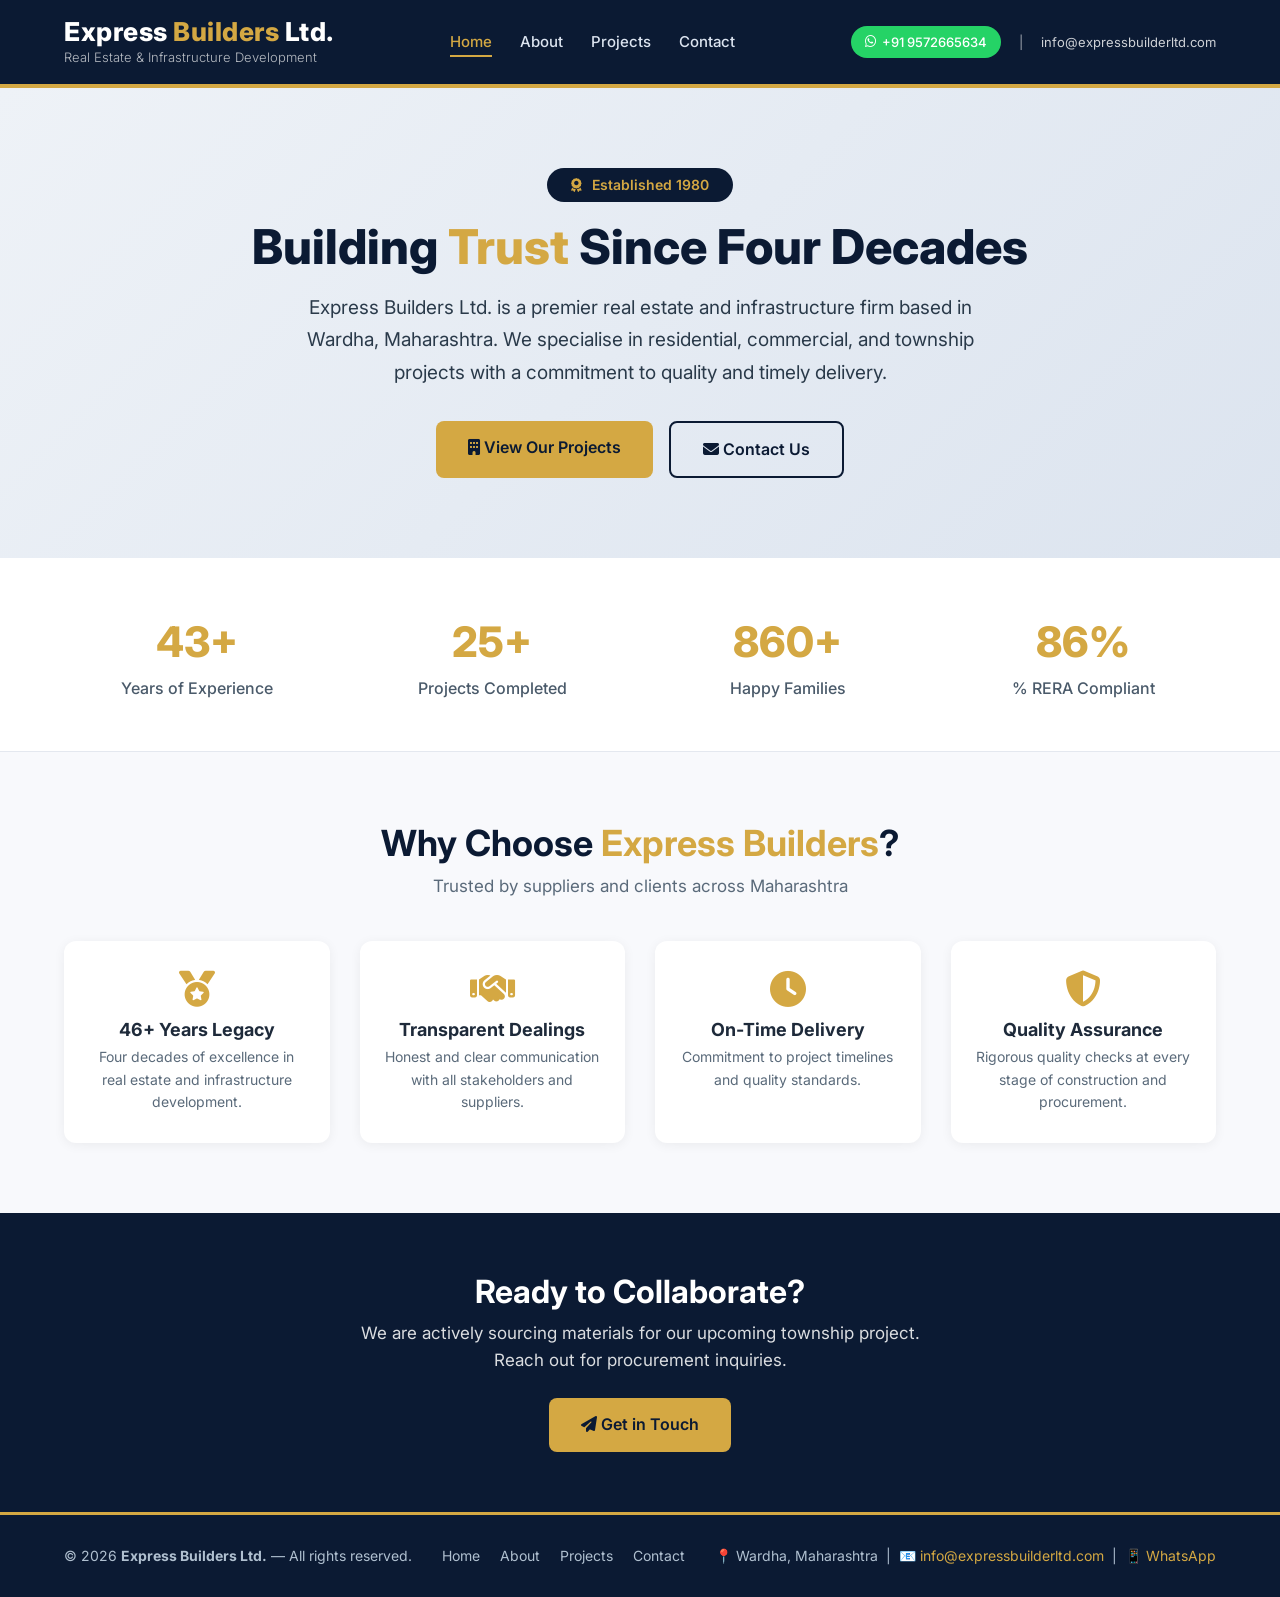
<file: index.html>
<!DOCTYPE html>
<html lang="en">
<head>
    <meta charset="UTF-8" />
    <meta name="viewport" content="width=device-width, initial-scale=1.0" />
    <title>Express Builders Ltd. – Real Estate & Infrastructure | Est. 1980</title>
    <meta name="description" content="Express Builders Ltd. is a premier real estate and infrastructure firm with 46+ years of experience in Maharashtra. Trusted for quality and timely delivery." />
    <meta name="keywords" content="real estate, infrastructure, construction, Wardha, Maharashtra, builders, contractors" />
    <meta property="og:title" content="Express Builders Ltd. – Real Estate & Infrastructure" />
    <meta property="og:description" content="Building trust since 1980. Premier real estate and infrastructure firm in Maharashtra." />
    <meta property="og:type" content="website" />
    <meta property="og:url" content="https://expressbuilderltd.com" />
    <link rel="icon" href="data:image/svg+xml,<svg xmlns='http://www.w3.org/2000/svg' viewBox='0 0 100 100'><text y='.9em' font-size='90'>🏗️</text></svg>" />
    <link rel="preconnect" href="https://fonts.googleapis.com" />
    <link rel="preconnect" href="https://fonts.gstatic.com" crossorigin />
    <link href="https://fonts.googleapis.com/css2?family=Inter:wght@300;400;500;600;700;800&display=swap" rel="stylesheet" />
    <link rel="stylesheet" href="https://cdnjs.cloudflare.com/ajax/libs/font-awesome/6.5.0/css/all.min.css" />
    <link rel="stylesheet" href="css/style.css" />
</head>
<body>

    <!-- ===== HEADER ===== -->
    <header id="header"></header>

    <!-- ===== HERO ===== -->
    <section class="hero">
        <div class="container">
            <span class="badge"><i class="fas fa-award"></i> Established 1980</span>
            <h1>Building <span class="gold">Trust</span> Since Four Decades</h1>
            <p class="hero-text">
                Express Builders Ltd. is a premier real estate and infrastructure firm
                based in Wardha, Maharashtra. We specialise in residential, commercial,
                and township projects with a commitment to quality and timely delivery.
            </p>
            <div class="hero-buttons">
                <a href="projects.html" class="btn-primary"><i class="fas fa-building"></i> View Our Projects</a>
                <a href="contact.html" class="btn-secondary"><i class="fas fa-envelope"></i> Contact Us</a>
            </div>
        </div>
    </section>

    <!-- ===== STATS ===== -->
    <section class="stats">
        <div class="container">
            <div class="stats-grid">
                <div class="stat-item">
                    <span class="stat-number" data-count="46">0</span>
                    <span class="stat-label">Years of Experience</span>
                </div>
                <div class="stat-item">
                    <span class="stat-number" data-count="25">0</span>
                    <span class="stat-label">Projects Completed</span>
                </div>
                <div class="stat-item">
                    <span class="stat-number" data-count="1200">0</span>
                    <span class="stat-label">Happy Families</span>
                </div>
                <div class="stat-item">
                    <span class="stat-number" data-count="100">0</span>
                    <span class="stat-label">% RERA Compliant</span>
                </div>
            </div>
        </div>
    </section>

    <!-- ===== WHY CHOOSE US ===== -->
    <section class="why-choose">
        <div class="container">
            <h2 class="section-title">Why Choose <span class="gold">Express Builders</span>?</h2>
            <p class="section-subtitle">Trusted by suppliers and clients across Maharashtra</p>
            <div class="features-grid">
                <div class="feature-card">
                    <i class="fas fa-medal"></i>
                    <h3>46+ Years Legacy</h3>
                    <p>Four decades of excellence in real estate and infrastructure development.</p>
                </div>
                <div class="feature-card">
                    <i class="fas fa-handshake"></i>
                    <h3>Transparent Dealings</h3>
                    <p>Honest and clear communication with all stakeholders and suppliers.</p>
                </div>
                <div class="feature-card">
                    <i class="fas fa-clock"></i>
                    <h3>On-Time Delivery</h3>
                    <p>Commitment to project timelines and quality standards.</p>
                </div>
                <div class="feature-card">
                    <i class="fas fa-shield-alt"></i>
                    <h3>Quality Assurance</h3>
                    <p>Rigorous quality checks at every stage of construction and procurement.</p>
                </div>
            </div>
        </div>
    </section>

    <!-- ===== CTA ===== -->
    <section class="cta-section">
        <div class="container">
            <h2>Ready to Collaborate?</h2>
            <p>We are actively sourcing materials for our upcoming township project. Reach out for procurement inquiries.</p>
            <a href="contact.html" class="btn-primary"><i class="fas fa-paper-plane"></i> Get in Touch</a>
        </div>
    </section>

    <!-- ===== FOOTER ===== -->
    <footer id="footer"></footer>

    <script src="js/main.js"></script>
</body>
</html>
</file>
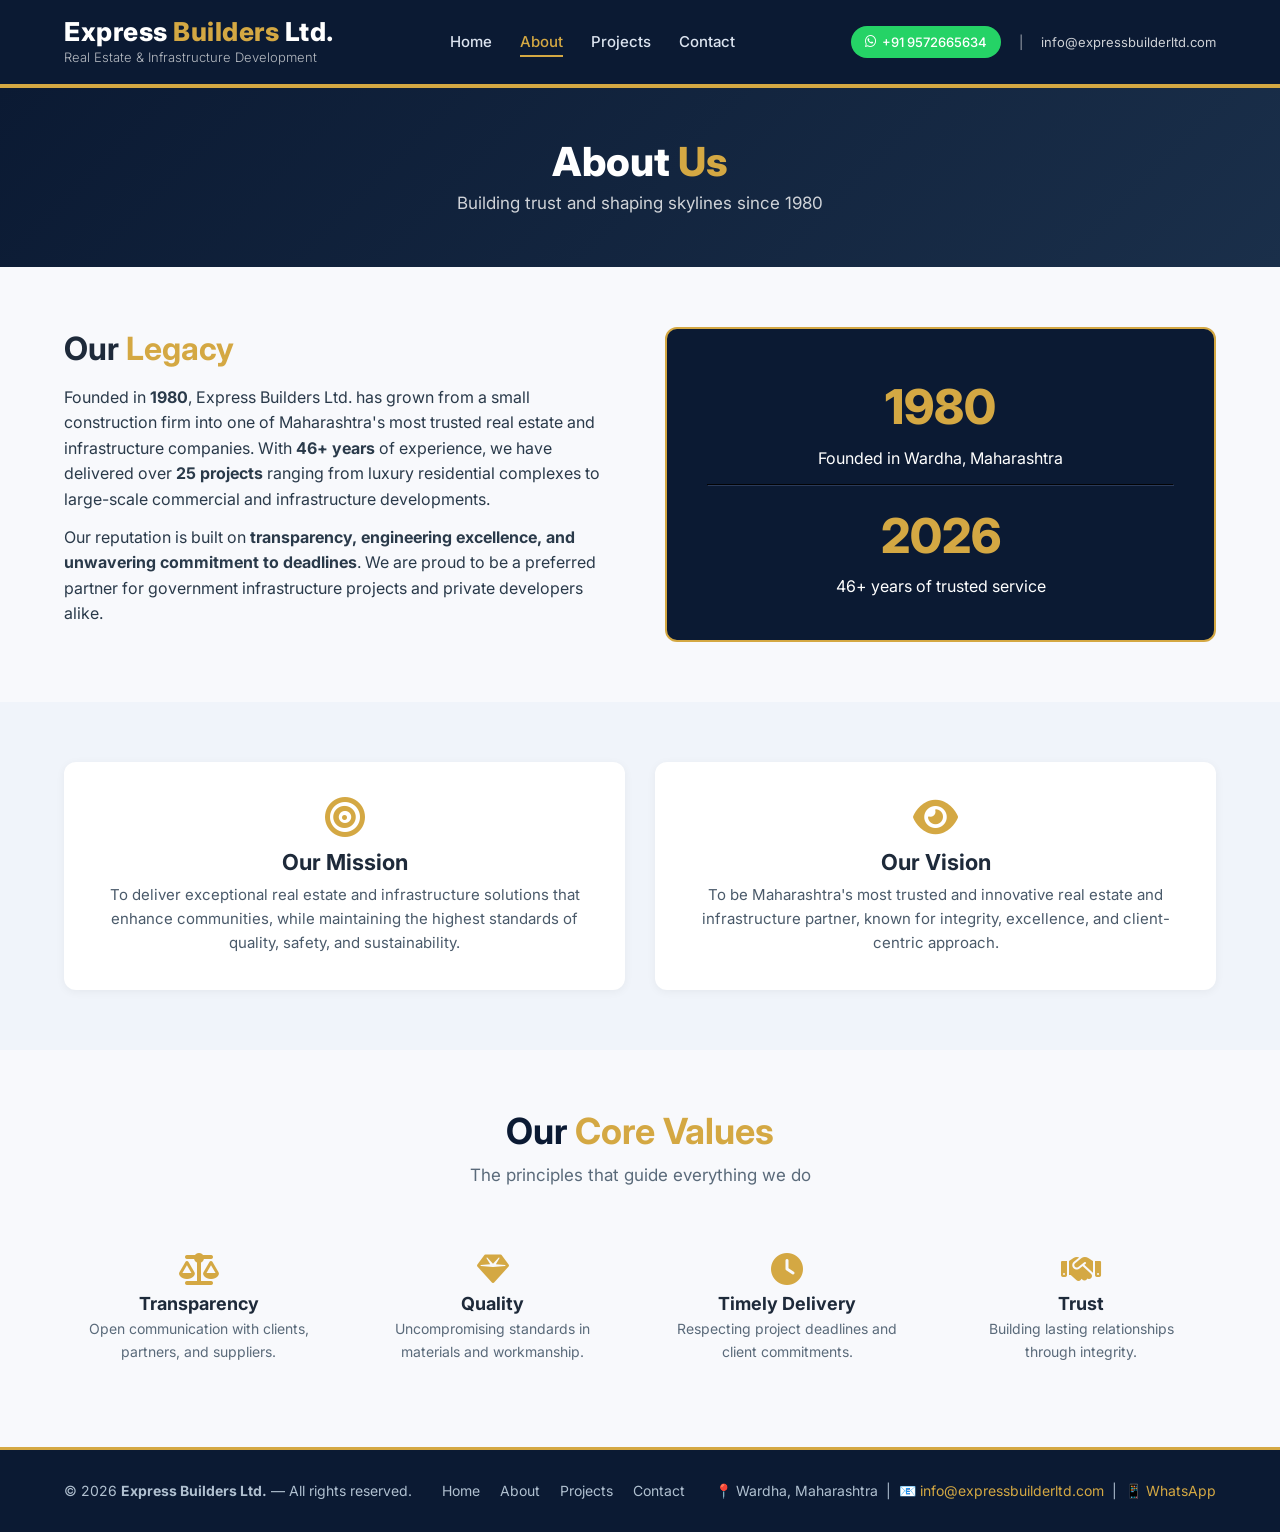
<file: about.html>
<!DOCTYPE html>
<html lang="en">
<head>
    <meta charset="UTF-8" />
    <meta name="viewport" content="width=device-width, initial-scale=1.0" />
    <title>About Us – Express Builders Ltd.</title>
    <meta name="description" content="Learn about Express Builders Ltd., our 46+ year legacy, mission, vision, and commitment to quality real estate and infrastructure development." />
    <link rel="icon" href="data:image/svg+xml,<svg xmlns='http://www.w3.org/2000/svg' viewBox='0 0 100 100'><text y='.9em' font-size='90'>🏗️</text></svg>" />
    <link rel="preconnect" href="https://fonts.googleapis.com" />
    <link rel="preconnect" href="https://fonts.gstatic.com" crossorigin />
    <link href="https://fonts.googleapis.com/css2?family=Inter:wght@300;400;500;600;700;800&display=swap" rel="stylesheet" />
    <link rel="stylesheet" href="https://cdnjs.cloudflare.com/ajax/libs/font-awesome/6.5.0/css/all.min.css" />
    <link rel="stylesheet" href="css/style.css" />
</head>
<body>

    <!-- ===== HEADER ===== -->
    <header id="header"></header>

    <!-- ===== PAGE HEADER ===== -->
    <section class="page-header">
        <div class="container">
            <h1>About <span class="gold">Us</span></h1>
            <p>Building trust and shaping skylines since 1980</p>
        </div>
    </section>

    <!-- ===== HISTORY ===== -->
    <section class="history">
        <div class="container">
            <div class="history-grid">
                <div class="history-text">
                    <h2>Our <span class="gold">Legacy</span></h2>
                    <p>
                        Founded in <strong>1980</strong>, Express Builders Ltd. has grown from a small
                        construction firm into one of Maharashtra's most trusted real estate and
                        infrastructure companies. With <strong>46+ years</strong> of experience,
                        we have delivered over <strong>25 projects</strong> ranging from luxury
                        residential complexes to large-scale commercial and infrastructure developments.
                    </p>
                    <p>
                        Our reputation is built on <strong>transparency, engineering excellence,
                        and unwavering commitment to deadlines</strong>. We are proud to be a
                        preferred partner for government infrastructure projects and private
                        developers alike.
                    </p>
                </div>
                <div class="history-image">
                    <div class="legacy-box">
                        <span class="year">1980</span>
                        <p>Founded in Wardha, Maharashtra</p>
                        <hr />
                        <span class="year">2026</span>
                        <p>46+ years of trusted service</p>
                    </div>
                </div>
            </div>
        </div>
    </section>

    <!-- ===== MISSION & VISION ===== -->
    <section class="mission-vision">
        <div class="container">
            <div class="mv-grid">
                <div class="mv-card">
                    <i class="fas fa-bullseye"></i>
                    <h3>Our Mission</h3>
                    <p>To deliver exceptional real estate and infrastructure solutions that enhance communities, while maintaining the highest standards of quality, safety, and sustainability.</p>
                </div>
                <div class="mv-card">
                    <i class="fas fa-eye"></i>
                    <h3>Our Vision</h3>
                    <p>To be Maharashtra's most trusted and innovative real estate and infrastructure partner, known for integrity, excellence, and client-centric approach.</p>
                </div>
            </div>
        </div>
    </section>

    <!-- ===== CORE VALUES ===== -->
    <section class="values">
        <div class="container">
            <h2 class="section-title">Our <span class="gold">Core Values</span></h2>
            <p class="section-subtitle">The principles that guide everything we do</p>
            <div class="values-grid">
                <div class="value-item">
                    <i class="fas fa-scale-balanced"></i>
                    <h3>Transparency</h3>
                    <p>Open communication with clients, partners, and suppliers.</p>
                </div>
                <div class="value-item">
                    <i class="fas fa-gem"></i>
                    <h3>Quality</h3>
                    <p>Uncompromising standards in materials and workmanship.</p>
                </div>
                <div class="value-item">
                    <i class="fas fa-clock"></i>
                    <h3>Timely Delivery</h3>
                    <p>Respecting project deadlines and client commitments.</p>
                </div>
                <div class="value-item">
                    <i class="fas fa-handshake"></i>
                    <h3>Trust</h3>
                    <p>Building lasting relationships through integrity.</p>
                </div>
            </div>
        </div>
    </section>

    <!-- ===== FOOTER ===== -->
    <footer id="footer"></footer>

    <script src="js/main.js"></script>
</body>
</html>
</file>
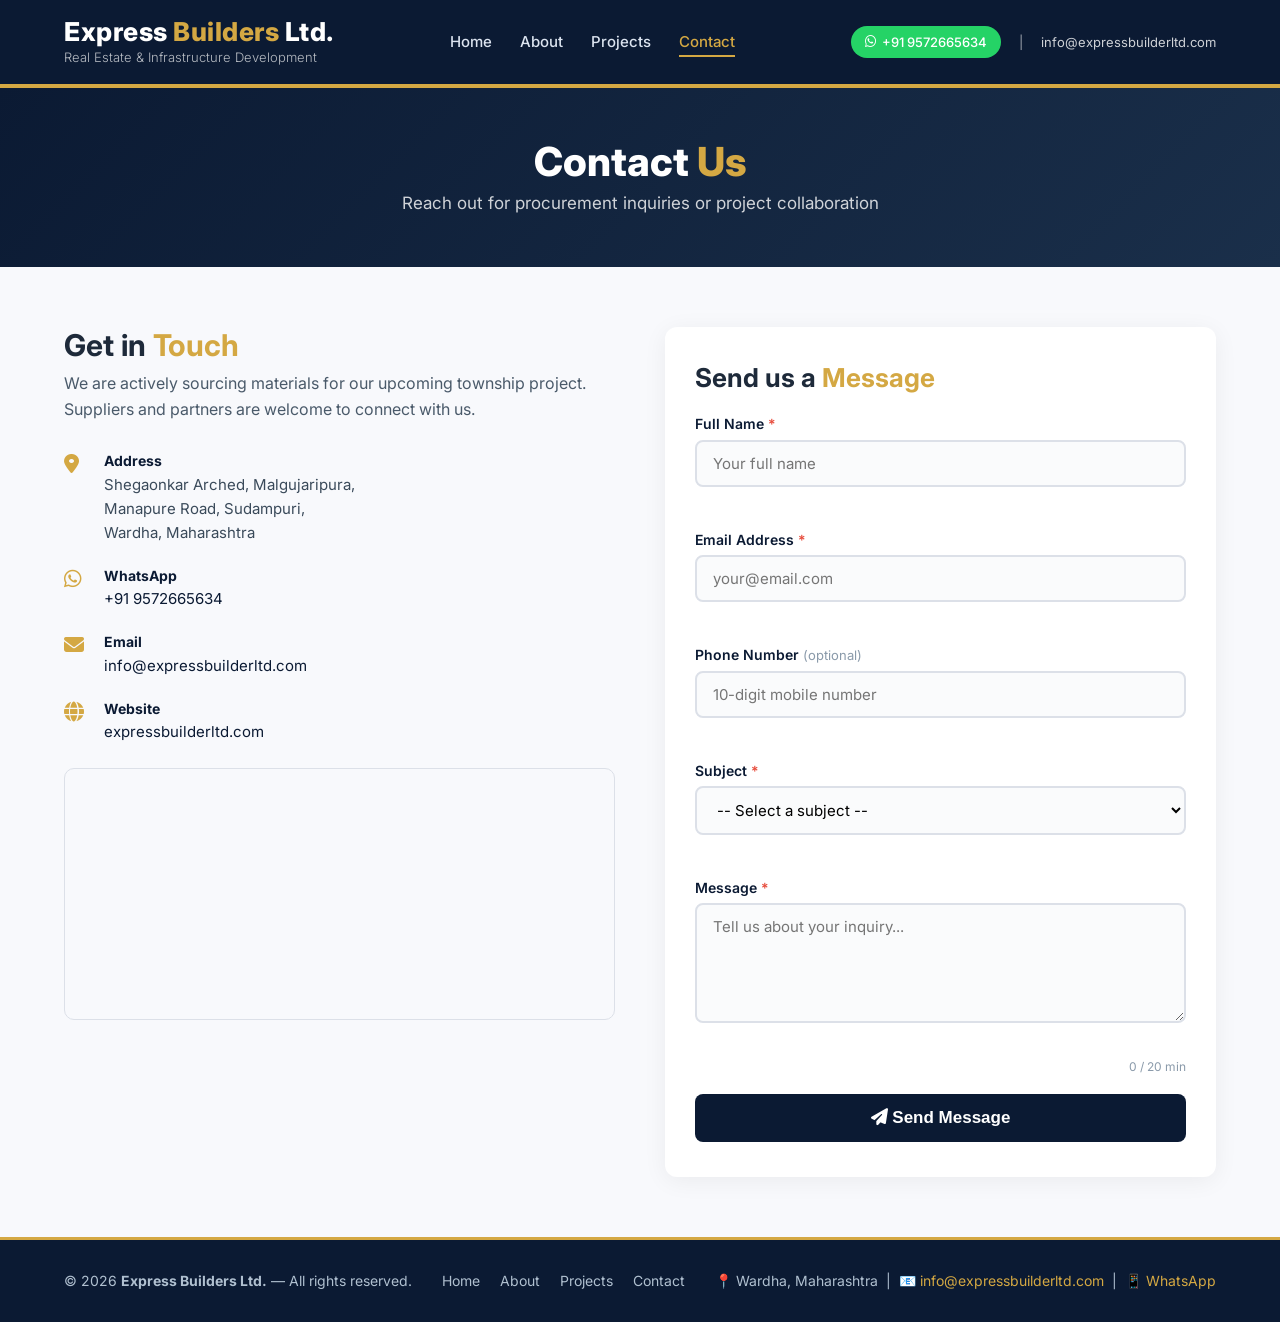
<file: contact.html>
<!DOCTYPE html>
<html lang="en">
<head>
    <meta charset="UTF-8" />
    <meta name="viewport" content="width=device-width, initial-scale=1.0" />
    <title>Contact Us – Express Builders Ltd.</title>
    <meta name="description" content="Get in touch with Express Builders Ltd. for procurement inquiries, project collaboration, or general queries." />
    <link rel="icon" href="data:image/svg+xml,<svg xmlns='http://www.w3.org/2000/svg' viewBox='0 0 100 100'><text y='.9em' font-size='90'>🏗️</text></svg>" />
    <link rel="preconnect" href="https://fonts.googleapis.com" />
    <link rel="preconnect" href="https://fonts.gstatic.com" crossorigin />
    <link href="https://fonts.googleapis.com/css2?family=Inter:wght@300;400;500;600;700;800&display=swap" rel="stylesheet" />
    <link rel="stylesheet" href="https://cdnjs.cloudflare.com/ajax/libs/font-awesome/6.5.0/css/all.min.css" />
    <link rel="stylesheet" href="css/style.css" />
</head>
<body>

    <!-- ===== HEADER ===== -->
    <header id="header"></header>

    <!-- ===== PAGE HEADER ===== -->
    <section class="page-header">
        <div class="container">
            <h1>Contact <span class="gold">Us</span></h1>
            <p>Reach out for procurement inquiries or project collaboration</p>
        </div>
    </section>

    <!-- ===== CONTACT SECTION ===== -->
    <section class="contact-section">
        <div class="container">
            <div class="contact-grid">

                <!-- ===== CONTACT DETAILS ===== -->
                <div class="contact-details">
                    <h2>Get in <span class="gold">Touch</span></h2>
                    <p class="contact-intro">
                        We are actively sourcing materials for our upcoming township project.
                        Suppliers and partners are welcome to connect with us.
                    </p>

                    <div class="detail-item">
                        <i class="fas fa-map-marker-alt"></i>
                        <div>
                            <strong>Address</strong>
                            <p>Shegaonkar Arched, Malgujaripura,<br />Manapure Road, Sudampuri,<br />Wardha, Maharashtra</p>
                        </div>
                    </div>

                    <div class="detail-item">
                        <i class="fab fa-whatsapp"></i>
                        <div>
                            <strong>WhatsApp</strong>
                            <p><a href="https://wa.me/919572265634" target="_blank">+91 9572665634</a></p>
                        </div>
                    </div>

                    <div class="detail-item">
                        <i class="fas fa-envelope"></i>
                        <div>
                            <strong>Email</strong>
                            <p><a href="mailto:info@expressbuilderltd.com">info@expressbuilderltd.com</a></p>
                        </div>
                    </div>

                    <div class="detail-item">
                        <i class="fas fa-globe"></i>
                        <div>
                            <strong>Website</strong>
                            <p><a href="https://expressbuilderltd.com">expressbuilderltd.com</a></p>
                        </div>
                    </div>

                    <!-- ===== MAP ===== -->
                    <div class="map-container">
                        <iframe
                            src="https://www.google.com/maps/embed?pb=!1m18!1m12!1m3!1d7507.985336586804!2d78.5908532!3d20.7392233!2m3!1f0!2f0!3f0!3m2!1i1024!2i768!4f13.1!3m3!1m2!1s0x3bd2944c0578b61f%3A0x7d8c04bfae697548!2sWardha%2C%20Maharashtra!5e0!3m2!1sen!2sin!4v1700000000000"
                            allowfullscreen=""
                            loading="lazy"
                            referrerpolicy="no-referrer-when-downgrade"
                            title="Express Builders Ltd. Location Map"
                        ></iframe>
                    </div>
                </div>

                <!-- ===== CONTACT FORM ===== -->
                <div class="contact-form-wrapper">
                    <h2>Send us a <span class="gold">Message</span></h2>
                    <form id="contactForm" novalidate>
                        <!-- Name -->
                        <div class="form-group">
                            <label for="name">Full Name <span class="required">*</span></label>
                            <input type="text" id="name" placeholder="Your full name" required />
                            <span class="error-message" id="nameError"></span>
                        </div>

                        <!-- Email -->
                        <div class="form-group">
                            <label for="email">Email Address <span class="required">*</span></label>
                            <input type="email" id="email" placeholder="your@email.com" required />
                            <span class="error-message" id="emailError"></span>
                        </div>

                        <!-- Phone -->
                        <div class="form-group">
                            <label for="phone">Phone Number <span class="optional">(optional)</span></label>
                            <input type="tel" id="phone" placeholder="10-digit mobile number" />
                            <span class="error-message" id="phoneError"></span>
                        </div>

                        <!-- Subject -->
                        <div class="form-group">
                            <label for="subject">Subject <span class="required">*</span></label>
                            <select id="subject" required>
                                <option value="">-- Select a subject --</option>
                                <option value="Material Inquiry">Material Inquiry (Procurement)</option>
                                <option value="Project Collaboration">Project Collaboration</option>
                                <option value="General Query">General Query</option>
                            </select>
                            <span class="error-message" id="subjectError"></span>
                        </div>

                        <!-- Message -->
                        <div class="form-group">
                            <label for="message">Message <span class="required">*</span></label>
                            <textarea id="message" placeholder="Tell us about your inquiry..." required></textarea>
                            <span class="error-message" id="messageError"></span>
                            <span class="char-counter" id="charCounter">0 / 20 min</span>
                        </div>

                        <button type="submit" id="submitBtn">
                            <i class="fas fa-paper-plane"></i> Send Message
                        </button>
                    </form>

                    <!-- ===== SUCCESS OVERLAY ===== -->
                    <div id="successOverlay">
                        <div class="success-popup">
                            <i class="fas fa-check-circle"></i>
                            <h2>Message Sent!</h2>
                            <p>Thank you for contacting Express Builders Ltd.<br />Our team will reach out to you shortly.</p>
                            <button id="closeSuccess"><i class="fas fa-times"></i> Close</button>
                        </div>
                    </div>
                </div>
            </div>
        </div>
    </section>

    <!-- ===== FOOTER ===== -->
    <footer id="footer"></footer>

    <script src="js/main.js"></script>
</body>
</html>
</file>
<file: css/style.css>
/* ===== RESET & BASE ===== */
* {
    margin: 0;
    padding: 0;
    box-sizing: border-box;
}

html {
    scroll-behavior: smooth;
}

body {
    font-family: 'Inter', -apple-system, BlinkMacSystemFont, sans-serif;
    color: #1e2a3a;
    background: #f8f9fc;
    line-height: 1.6;
}

a {
    text-decoration: none;
    color: inherit;
}

img {
    max-width: 100%;
    display: block;
}

.container {
    max-width: 1200px;
    margin: 0 auto;
    padding: 0 24px;
}

.gold {
    color: #d4a843;
}

/* ===== TYPOGRAPHY ===== */
h1,
h2,
h3,
h4 {
    font-weight: 700;
    line-height: 1.2;
}

.section-title {
    font-size: 36px;
    font-weight: 700;
    text-align: center;
    margin-bottom: 8px;
    color: #0b1a33;
}

.section-subtitle {
    text-align: center;
    font-size: 17px;
    color: #5a6a7a;
    margin-bottom: 40px;
}

/* ===== BUTTONS ===== */
.btn-primary {
    display: inline-block;
    background: #d4a843;
    color: #0b1a33;
    padding: 14px 32px;
    border-radius: 8px;
    font-weight: 600;
    font-size: 16px;
    transition: all 0.3s;
    border: none;
    cursor: pointer;
}

.btn-primary:hover {
    background: #b38a2a;
    transform: translateY(-2px);
    box-shadow: 0 6px 20px rgba(212, 168, 67, 0.35);
}

.btn-secondary {
    display: inline-block;
    background: transparent;
    color: #0b1a33;
    padding: 14px 32px;
    border-radius: 8px;
    font-weight: 600;
    font-size: 16px;
    border: 2px solid #0b1a33;
    transition: all 0.3s;
}

.btn-secondary:hover {
    background: #0b1a33;
    color: #fff;
    transform: translateY(-2px);
}

/* ===== HEADER ===== */
header {
    background: #0b1a33;
    color: #fff;
    padding: 16px 0;
    border-bottom: 4px solid #d4a843;
    position: sticky;
    top: 0;
    z-index: 1000;
}

header .container {
    display: flex;
    justify-content: space-between;
    align-items: center;
    flex-wrap: wrap;
}

.logo h1 {
    font-size: 26px;
    font-weight: 800;
    letter-spacing: 0.5px;
}

.logo span {
    color: #d4a843;
}

.logo p {
    font-size: 13px;
    opacity: 0.7;
    font-weight: 300;
}

/* Navigation */
nav ul {
    list-style: none;
    display: flex;
    gap: 28px;
    align-items: center;
}

nav ul li a {
    color: #dce4f0;
    font-weight: 500;
    font-size: 15px;
    transition: color 0.2s;
    padding: 4px 0;
    border-bottom: 2px solid transparent;
}

nav ul li a:hover,
nav ul li a.active {
    color: #d4a843;
    border-bottom-color: #d4a843;
}

.header-contact {
    display: flex;
    gap: 18px;
    align-items: center;
    font-size: 14px;
}

.header-contact a {
    color: #d4a843;
    font-weight: 500;
}

.header-contact a:hover {
    text-decoration: underline;
}

.header-contact .whatsapp-link {
    background: #25D366;
    color: #fff;
    padding: 6px 14px;
    border-radius: 30px;
    font-size: 13px;
    display: flex;
    align-items: center;
    gap: 6px;
}

.header-contact .whatsapp-link:hover {
    background: #1da851;
    text-decoration: none;
}

/* Mobile Menu Toggle */
.menu-toggle {
    display: none;
    background: none;
    border: none;
    color: #fff;
    font-size: 28px;
    cursor: pointer;
}

/* ===== HERO ===== */
.hero {
    background: linear-gradient(135deg, #eef2f7 0%, #dce4ef 100%);
    padding: 80px 0;
    text-align: center;
}

.hero h1 {
    font-size: 48px;
    font-weight: 800;
    color: #0b1a33;
    margin: 16px 0;
}

.hero .badge {
    display: inline-block;
    background: #0b1a33;
    color: #d4a843;
    padding: 6px 24px;
    border-radius: 30px;
    font-weight: 600;
    font-size: 14px;
}

.hero .badge i {
    margin-right: 6px;
}

.hero-text {
    font-size: 19px;
    max-width: 720px;
    margin: 0 auto 32px;
    color: #2a3a4a;
    line-height: 1.7;
}

.hero-buttons {
    display: flex;
    gap: 16px;
    justify-content: center;
    flex-wrap: wrap;
}

/* ===== STATS ===== */
.stats {
    padding: 50px 0;
    background: #fff;
    border-bottom: 1px solid #e4e8ef;
}

.stats-grid {
    display: grid;
    grid-template-columns: repeat(4, 1fr);
    gap: 30px;
    text-align: center;
}

.stat-item .stat-number {
    font-size: 42px;
    font-weight: 800;
    color: #d4a843;
    display: block;
}

.stat-item .stat-label {
    font-size: 16px;
    color: #4a5a6a;
    font-weight: 500;
}

/* ===== WHY CHOOSE ===== */
.why-choose {
    padding: 70px 0;
    background: #f8f9fc;
}

.features-grid {
    display: grid;
    grid-template-columns: repeat(4, 1fr);
    gap: 30px;
}

.feature-card {
    background: #fff;
    padding: 30px 24px;
    border-radius: 12px;
    text-align: center;
    box-shadow: 0 2px 12px rgba(0, 0, 0, 0.06);
    transition: transform 0.3s;
}

.feature-card:hover {
    transform: translateY(-6px);
}

.feature-card i {
    font-size: 36px;
    color: #d4a843;
    margin-bottom: 12px;
}

.feature-card h3 {
    font-size: 18px;
    margin-bottom: 6px;
}

.feature-card p {
    font-size: 14px;
    color: #5a6a7a;
}

/* ===== CTA SECTION ===== */
.cta-section {
    padding: 60px 0;
    background: #0b1a33;
    color: #fff;
    text-align: center;
}

.cta-section h2 {
    font-size: 32px;
    margin-bottom: 8px;
}

.cta-section p {
    font-size: 17px;
    opacity: 0.85;
    max-width: 600px;
    margin: 0 auto 24px;
}

.cta-section .btn-primary {
    background: #d4a843;
    color: #0b1a33;
}

.cta-section .btn-primary:hover {
    background: #b38a2a;
}

/* ===== PAGE HEADER ===== */
.page-header {
    background: linear-gradient(135deg, #0b1a33 0%, #1a2f4a 100%);
    color: #fff;
    padding: 50px 0;
    text-align: center;
}

.page-header h1 {
    font-size: 40px;
    font-weight: 800;
}

.page-header p {
    font-size: 17px;
    opacity: 0.8;
    margin-top: 4px;
}

/* ===== ABOUT PAGE ===== */
.history {
    padding: 60px 0;
}

.history-grid {
    display: grid;
    grid-template-columns: 1fr 1fr;
    gap: 50px;
    align-items: center;
}

.history-text h2 {
    font-size: 32px;
    margin-bottom: 16px;
}

.history-text p {
    font-size: 16px;
    color: #2a3a4a;
    margin-bottom: 12px;
}

.legacy-box {
    background: #0b1a33;
    color: #fff;
    padding: 40px;
    border-radius: 12px;
    text-align: center;
    border: 2px solid #d4a843;
}

.legacy-box .year {
    font-size: 48px;
    font-weight: 800;
    color: #d4a843;
}

.legacy-box hr {
    border-color: #2a3a5a;
    margin: 12px 0;
}

/* ===== MISSION VISION ===== */
.mission-vision {
    padding: 60px 0;
    background: #f0f4fa;
}

.mv-grid {
    display: grid;
    grid-template-columns: 1fr 1fr;
    gap: 30px;
}

.mv-card {
    background: #fff;
    padding: 35px 30px;
    border-radius: 12px;
    text-align: center;
    box-shadow: 0 2px 10px rgba(0, 0, 0, 0.05);
}

.mv-card i {
    font-size: 40px;
    color: #d4a843;
    margin-bottom: 12px;
}

.mv-card h3 {
    font-size: 22px;
    margin-bottom: 8px;
}

.mv-card p {
    color: #4a5a6a;
    font-size: 15px;
}

/* ===== VALUES ===== */
.values {
    padding: 60px 0;
}

.values-grid {
    display: grid;
    grid-template-columns: repeat(4, 1fr);
    gap: 25px;
}

.value-item {
    text-align: center;
    padding: 24px;
}

.value-item i {
    font-size: 32px;
    color: #d4a843;
    margin-bottom: 8px;
}

.value-item h3 {
    font-size: 18px;
    margin-bottom: 4px;
}

.value-item p {
    font-size: 14px;
    color: #5a6a7a;
}

/* ===== PROJECTS ===== */
.project-filters {
    padding: 30px 0 10px;
    text-align: center;
}

.filter-buttons {
    display: flex;
    gap: 12px;
    justify-content: center;
    flex-wrap: wrap;
}

.filter-btn {
    padding: 8px 24px;
    border: 2px solid #dce0e8;
    border-radius: 30px;
    background: transparent;
    font-weight: 500;
    cursor: pointer;
    transition: all 0.3s;
    font-size: 14px;
}

.filter-btn:hover,
.filter-btn.active {
    background: #0b1a33;
    color: #fff;
    border-color: #0b1a33;
}

.filter-btn.active {
    background: #d4a843;
    border-color: #d4a843;
    color: #0b1a33;
}

.project-grid-section {
    padding: 30px 0 60px;
}

.project-grid {
    display: grid;
    grid-template-columns: repeat(3, 1fr);
    gap: 28px;
}

.project-card {
    background: #fff;
    border-radius: 12px;
    overflow: hidden;
    box-shadow: 0 2px 12px rgba(0, 0, 0, 0.06);
    transition: transform 0.3s;
}

.project-card:hover {
    transform: translateY(-6px);
}

.project-image {
    position: relative;
    height: 220px;
    overflow: hidden;
}

.project-image img {
    width: 100%;
    height: 100%;
    object-fit: cover;
}

.project-image .status {
    position: absolute;
    top: 14px;
    right: 14px;
    padding: 4px 16px;
    border-radius: 30px;
    font-size: 12px;
    font-weight: 600;
    text-transform: uppercase;
}

.status.completed {
    background: #4CAF50;
    color: #fff;
}

.status.ongoing {
    background: #FF9800;
    color: #fff;
}

.project-info {
    padding: 20px;
}

.project-info h3 {
    font-size: 18px;
    margin-bottom: 4px;
}

.project-info p {
    font-size: 14px;
    color: #5a6a7a;
}

.project-info .location {
    font-size: 13px;
    color: #8a9aaa;
    margin-top: 6px;
}

/* ===== CONTACT ===== */
.contact-section {
    padding: 60px 0;
}

.contact-grid {
    display: grid;
    grid-template-columns: 1fr 1fr;
    gap: 50px;
}

.contact-details h2 {
    font-size: 30px;
    margin-bottom: 8px;
}

.contact-details .contact-intro {
    color: #4a5a6a;
    margin-bottom: 28px;
}

.detail-item {
    display: flex;
    gap: 16px;
    margin-bottom: 20px;
}

.detail-item i {
    font-size: 20px;
    color: #d4a843;
    width: 24px;
    margin-top: 4px;
}

.detail-item strong {
    display: block;
    font-size: 14px;
    color: #0b1a33;
}

.detail-item p {
    font-size: 15px;
    color: #3a4a5a;
}

.detail-item a {
    color: #0b1a33;
    transition: color 0.2s;
}

.detail-item a:hover {
    color: #d4a843;
}

/* ===== MAP ===== */
.map-container {
    margin-top: 24px;
    border-radius: 10px;
    overflow: hidden;
    border: 1px solid #dce0e8;
}

.map-container iframe {
    width: 100%;
    height: 250px;
    border: 0;
    display: block;
}

/* ===== CONTACT FORM ===== */
.contact-form-wrapper {
    background: #fff;
    padding: 35px 30px;
    border-radius: 12px;
    box-shadow: 0 4px 24px rgba(0, 0, 0, 0.06);
}

.contact-form-wrapper h2 {
    font-size: 26px;
    margin-bottom: 20px;
}

.form-group {
    margin-bottom: 18px;
}

.form-group label {
    display: block;
    font-weight: 600;
    font-size: 14px;
    margin-bottom: 4px;
    color: #0b1a33;
}

.form-group .required {
    color: #e74c3c;
}

.form-group .optional {
    color: #8a9aaa;
    font-weight: 400;
    font-size: 13px;
}

.form-group input,
.form-group select,
.form-group textarea {
    width: 100%;
    padding: 12px 16px;
    border: 2px solid #dce0e8;
    border-radius: 8px;
    font-size: 15px;
    font-family: inherit;
    transition: border-color 0.2s;
    background: #fafbfc;
}

.form-group input:focus,
.form-group select:focus,
.form-group textarea:focus {
    outline: none;
    border-color: #d4a843;
    box-shadow: 0 0 0 3px rgba(212, 168, 67, 0.15);
}

.form-group textarea {
    min-height: 120px;
    resize: vertical;
}

/* Error States */
.form-group.error input,
.form-group.error select,
.form-group.error textarea {
    border-color: #e74c3c;
}

.error-message {
    display: block;
    color: #e74c3c;
    font-size: 13px;
    font-weight: 500;
    margin-top: 4px;
    min-height: 20px;
}

.char-counter {
    display: block;
    font-size: 12px;
    color: #8a9aaa;
    text-align: right;
    margin-top: 2px;
}

.char-counter.valid {
    color: #4CAF50;
}

/* Submit Button */
#submitBtn {
    width: 100%;
    padding: 14px;
    background: #0b1a33;
    color: #fff;
    border: none;
    border-radius: 8px;
    font-size: 17px;
    font-weight: 600;
    cursor: pointer;
    transition: all 0.3s;
}

#submitBtn:hover {
    background: #d4a843;
    color: #0b1a33;
}

#submitBtn:disabled {
    opacity: 0.6;
    cursor: not-allowed;
}

/* ===== SUCCESS OVERLAY ===== */
#successOverlay {
    display: none;
    position: fixed;
    top: 0;
    left: 0;
    width: 100%;
    height: 100%;
    background: rgba(0, 0, 0, 0.6);
    z-index: 2000;
    justify-content: center;
    align-items: center;
    animation: fadeIn 0.3s;
}

#successOverlay.active {
    display: flex;
}

.success-popup {
    background: #fff;
    padding: 40px 50px;
    border-radius: 16px;
    text-align: center;
    max-width: 460px;
    animation: slideUp 0.4s;
}

.success-popup i {
    font-size: 60px;
    color: #4CAF50;
    margin-bottom: 12px;
}

.success-popup h2 {
    font-size: 28px;
    color: #0b1a33;
}

.success-popup p {
    font-size: 16px;
    color: #4a5a6a;
    margin: 8px 0 24px;
}

.success-popup #closeSuccess {
    padding: 10px 32px;
    background: #0b1a33;
    color: #fff;
    border: none;
    border-radius: 8px;
    font-size: 15px;
    font-weight: 600;
    cursor: pointer;
    transition: background 0.2s;
}

.success-popup #closeSuccess:hover {
    background: #d4a843;
    color: #0b1a33;
}

/* ===== FOOTER ===== */
footer {
    background: #0b1a33;
    color: #b0c0d0;
    padding: 30px 0;
    text-align: center;
    font-size: 14px;
    border-top: 3px solid #d4a843;
}

footer .container {
    display: flex;
    justify-content: space-between;
    align-items: center;
    flex-wrap: wrap;
    gap: 12px;
}

footer a {
    color: #d4a843;
}

footer a:hover {
    text-decoration: underline;
}

.footer-links {
    display: flex;
    gap: 20px;
}

.footer-links a {
    color: #b0c0d0;
}

.footer-links a:hover {
    color: #d4a843;
    text-decoration: none;
}

/* ===== ANIMATIONS ===== */
@keyframes fadeIn {
    from {
        opacity: 0;
    }
    to {
        opacity: 1;
    }
}

@keyframes slideUp {
    from {
        transform: translateY(30px);
        opacity: 0;
    }
    to {
        transform: translateY(0);
        opacity: 1;
    }
}

/* ===== RESPONSIVE ===== */
@media (max-width: 1024px) {
    .project-grid {
        grid-template-columns: repeat(2, 1fr);
    }
}

@media (max-width: 768px) {
    .menu-toggle {
        display: block;
    }

    nav {
        display: none;
        width: 100%;
        margin-top: 12px;
    }

    nav.active {
        display: block;
    }

    nav ul {
        flex-direction: column;
        gap: 10px;
        align-items: center;
    }

    .header-contact {
        display: none;
    }

    .header-contact.active {
        display: flex;
        flex-wrap: wrap;
        justify-content: center;
        margin-top: 8px;
    }

    .hero h1 {
        font-size: 32px;
    }

    .stats-grid {
        grid-template-columns: repeat(2, 1fr);
    }

    .features-grid {
        grid-template-columns: 1fr 1fr;
    }

    .values-grid {
        grid-template-columns: 1fr 1fr;
    }

    .project-grid {
        grid-template-columns: 1fr;
    }

    .history-grid {
        grid-template-columns: 1fr;
    }

    .mv-grid {
        grid-template-columns: 1fr;
    }

    .contact-grid {
        grid-template-columns: 1fr;
    }

    footer .container {
        flex-direction: column;
        text-align: center;
    }

    .section-title {
        font-size: 28px;
    }

    .page-header h1 {
        font-size: 30px;
    }
}

@media (max-width: 480px) {
    .hero h1 {
        font-size: 26px;
    }

    .stats-grid {
        grid-template-columns: 1fr 1fr;
        gap: 16px;
    }

    .features-grid {
        grid-template-columns: 1fr;
    }

    .values-grid {
        grid-template-columns: 1fr;
    }

    .hero-buttons {
        flex-direction: column;
        align-items: center;
    }

    .hero-buttons .btn-primary,
    .hero-buttons .btn-secondary {
        width: 100%;
        text-align: center;
    }

    .contact-form-wrapper {
        padding: 20px;
    }

    .success-popup {
        padding: 30px 20px;
        margin: 0 16px;
    }

    .filter-buttons {
        gap: 8px;
    }

    .filter-btn {
        padding: 6px 16px;
        font-size: 13px;
    }
}
</file>
